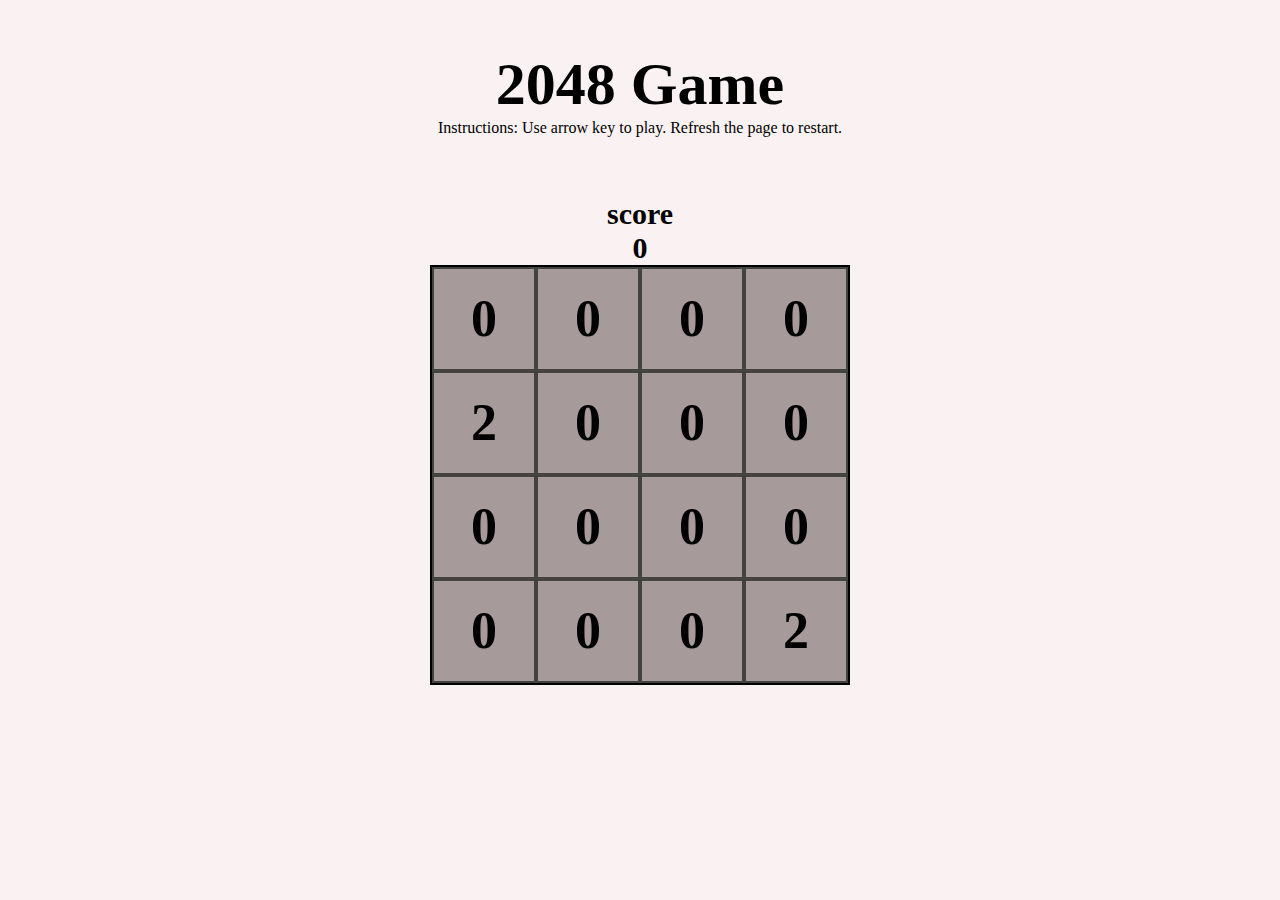
<file: 2048 Game/index.html>
<html>
    <head>
        <link rel="stylesheet" href="style.css">
        <script src ="script.js"></script>
        <title>2048 Game</title>
    </head>
    <body>
        <div class = "header">2048 Game</div>

        <div class = "instructions">Instructions: Use arrow key to play. Refresh the page to restart.</div>

        <div class = "scoreContainer">
            <div class="scoreTitle">score</div>
            <span id="score">0</span>
        </div>

        <div class ="grid"></div>
    </body>
</html>
</file>
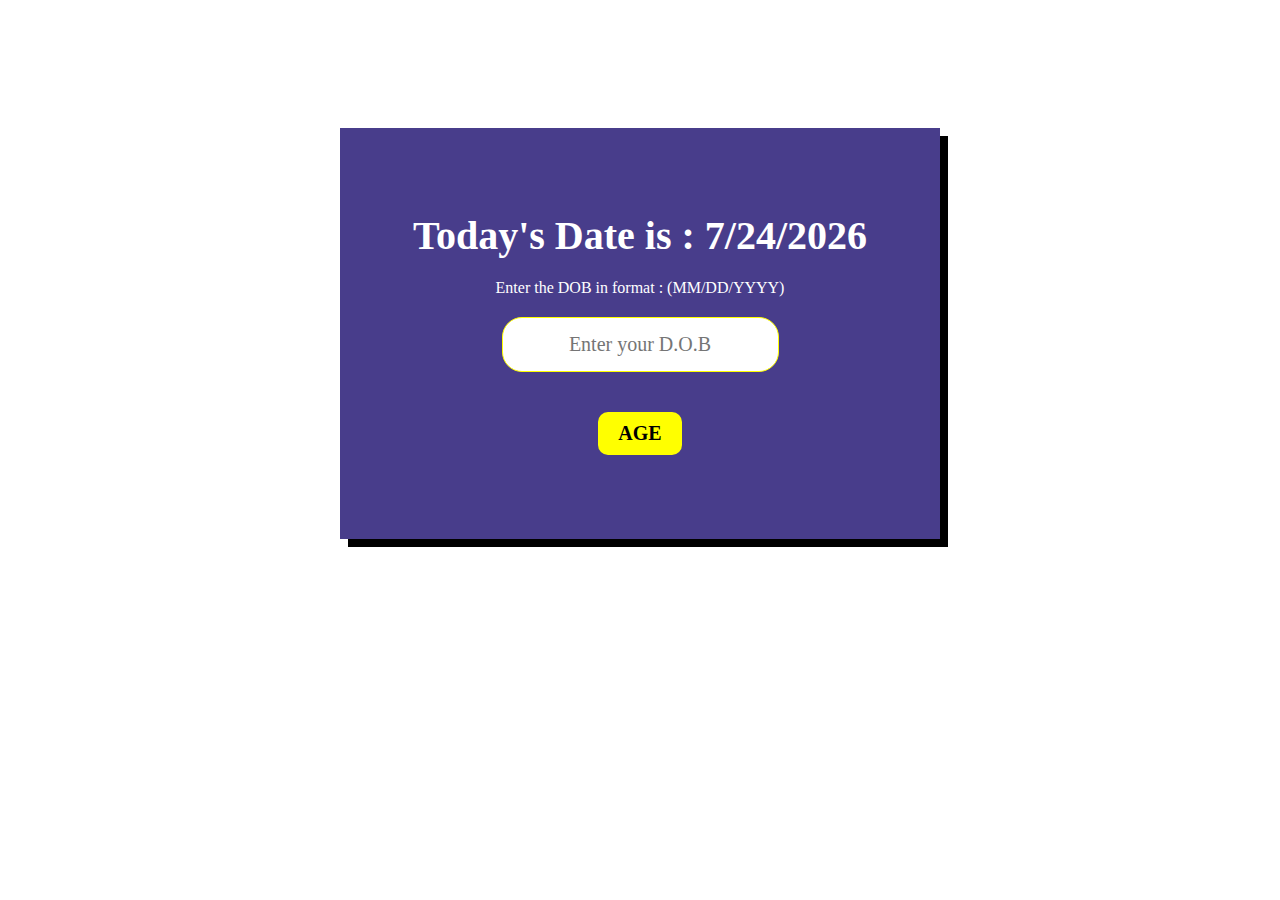
<file: Age Calculator/index.html>
<!DOCTYPE html>
<html lang="en">
<head>
    <meta charset="UTF-8">
    <meta http-equiv="X-UA-Compatible" content="IE=edge">
    <meta name="viewport" content="width=device-width, initial-scale=1.0">
    <link rel="stylesheet" href="style.css">
    <title>Age Calculator</title>
</head>
<body>
    <div class="container">
        <p id="currDate"> </p>
        <p>Enter the DOB in format : (MM/DD/YYYY)</p>
        <input type="text" placeholder="Enter your D.O.B" id="DOB">
        <button id="CalcAge">Age</button>
    </div>
  <div id="displayAge">
      <p id="age"></p>
  </div>
    <script src="script.js">
    </script>
</body>
</html>
</file>
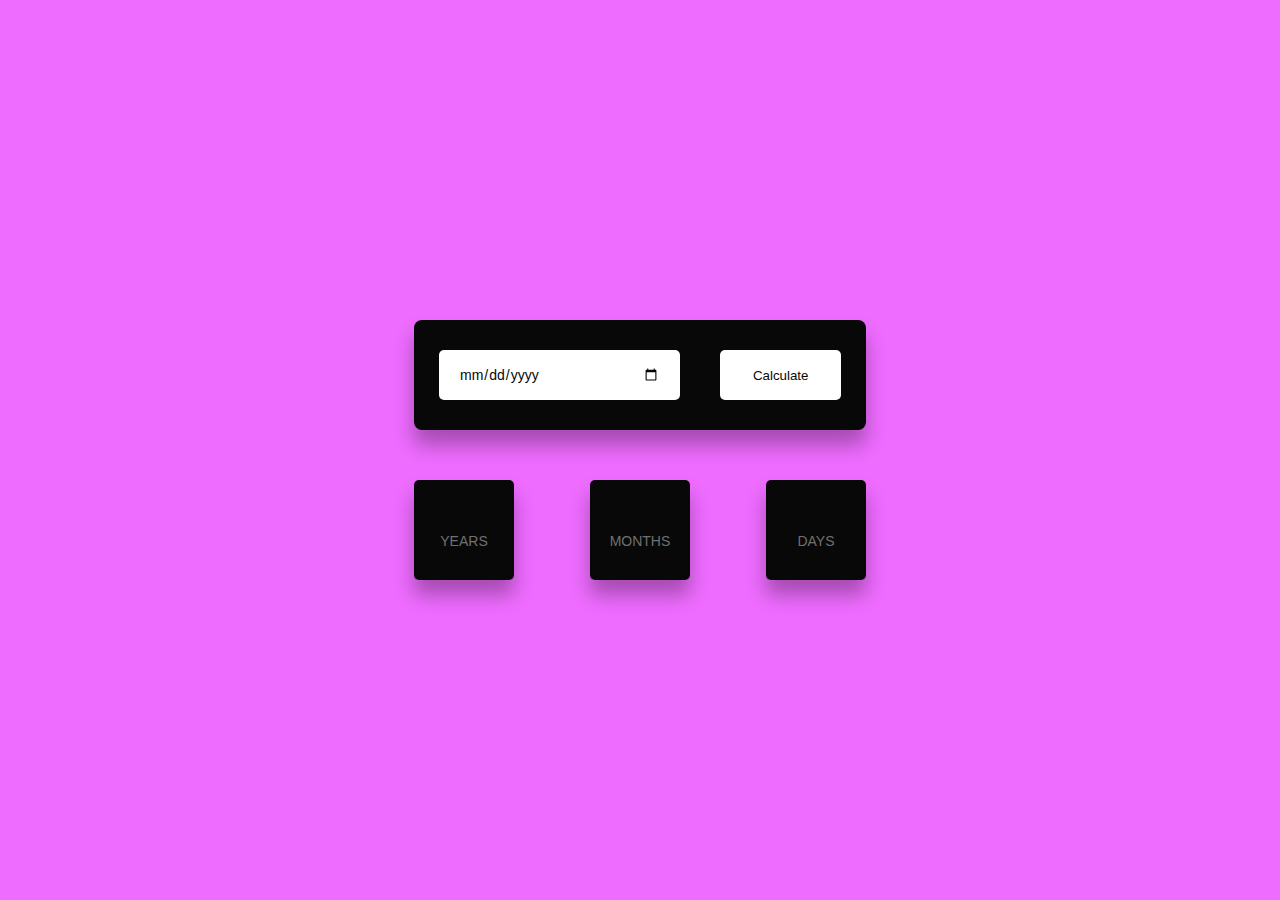
<file: age-calculator/index.html>
<!DOCTYPE html>
<html>
 <head>
  <title></title>
  <link rel="stylesheet" type="text/css" href="style.css" />
 </head>
 <body>
  <div class="container">
   <div class="input">
    <input type="date" id="date" />
    <button onclick="ageCalc()">Calculate</button>
   </div>
   <div class="output">
    <div>
     <span id="years"> </span>
     <p>YEARS</p>
    </div>
    <div>
     <span id="months"> </span>
     <p>MONTHS</p>
    </div>
    <div>
     <span id="days"> </span>
     <p>DAYS</p>
    </div>
   </div>
  </div>
  <script type="text/javascript" src="script.js"></script>
 </body>
</html>
</file>
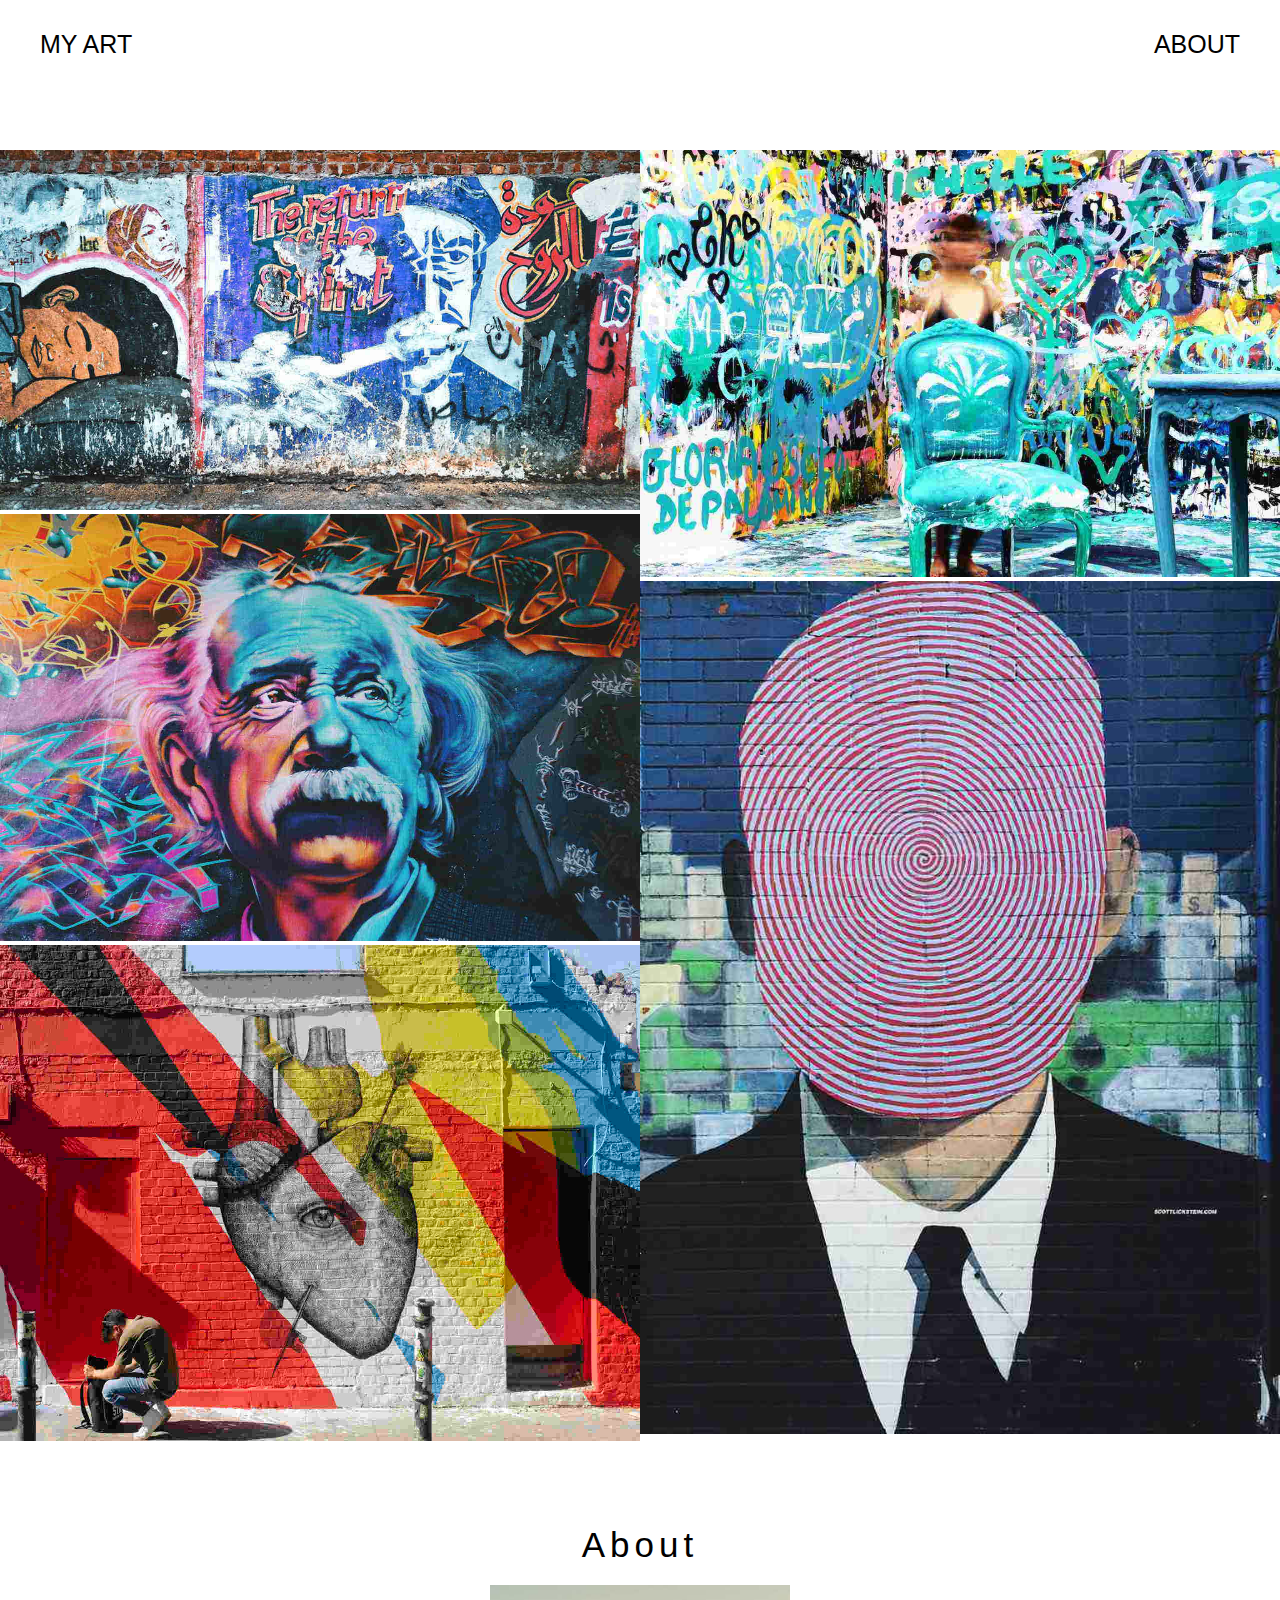
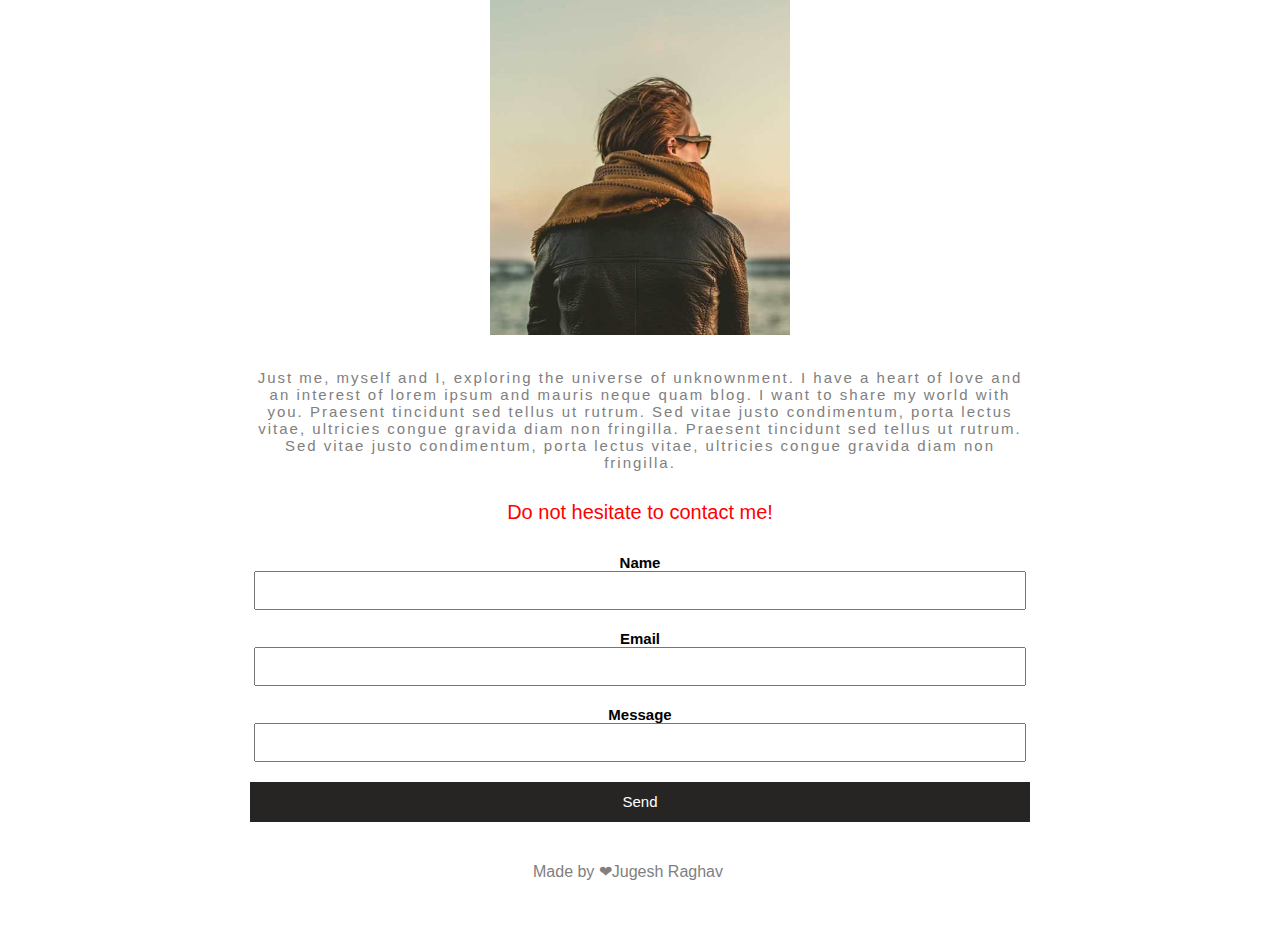
<file: Art-Gallery/index.html>
<!DOCTYPE html>
<html lang="en">

<head>
    <meta charset="UTF-8">
    <meta http-equiv="X-UA-Compatible" content="IE=edge">
    <meta name="viewport" content="width=device-width, initial-scale=1.0">
    <link rel="stylesheet" href="style.css">
    <link rel="stylesheet" href="mobile.css">
    <title>ArtGallery</title>
</head>

<body>
    <div class="header">
        <a href="#container">MY ART</a>
        <a href="#about">ABOUT</a>
    </div>
    <div id="container">
        <div class="half">
            <img src="images/image1.jpg" style="width:100%" alt="">
            <img src="images/image3.jpg" style="width:100%" alt="">
            <img src="images/image4.jpg" style="width:100%" alt="">
        </div>
        <div class="half">
            <img src="images/image2.jpg" style="width:100%" alt="">
            <img src="images/image5.jpg" style="width:100%" alt="">
        </div>
    </div>
    <div id="about">
        <div class="about-block">
            <p class="heading">About</p>
            <img src="images/about.jpg" alt="" width="300" height="350">
            <p class="description">Just me, myself and I, exploring the universe of unknownment. I have a heart of love
                and an interest of lorem ipsum and mauris neque quam blog. I want to share my world with you. Praesent
                tincidunt sed tellus ut rutrum. Sed vitae justo condimentum, porta lectus vitae, ultricies congue
                gravida diam non fringilla. Praesent tincidunt sed tellus ut rutrum. Sed vitae justo condimentum, porta
                lectus vitae, ultricies congue gravida diam non fringilla.</p>
        </div>
        <div class="input">
            <p class="red">Do not hesitate to contact me!</p>
        </div>
        <div class="input">
            <span>Name</span>
            <input type="text">
        </div>
        <div class="input">
            <span>Email</span>
            <input type="text">
        </div>
        <div class="input">
            <span>Message</span>
            <input type="text">
        </div>
        <div class="input">
            <input class="button" type="button" value="Send">
        </div>
    </div>

    <div class="footer">
        Made by ❤Jugesh Raghav
    </div>
</body>

</html>
</file>
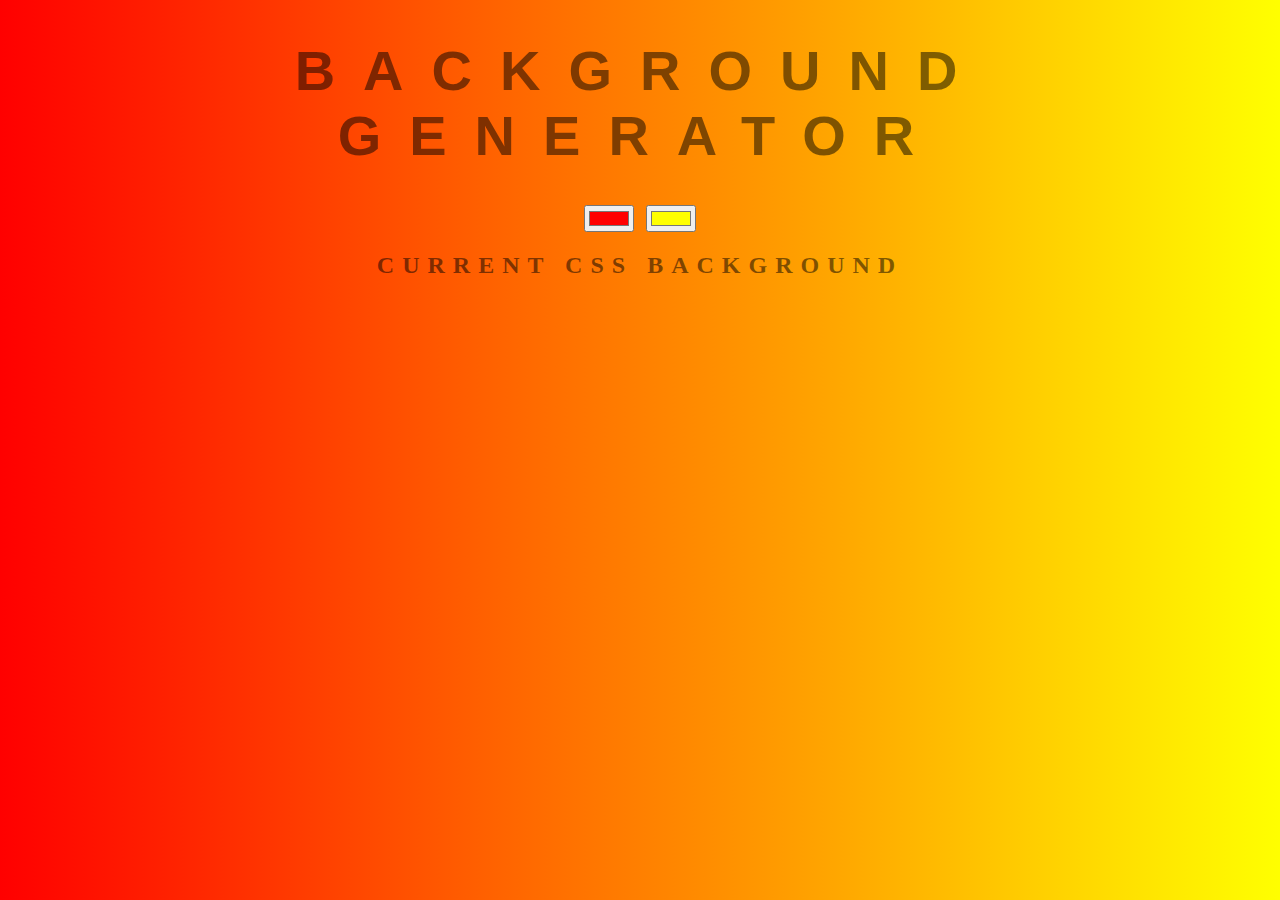
<file: Basic Background Generator/index.html>
<!DOCTYPE html>
<html>
<head>
	<title>Gradient Background</title>
	<link rel="stylesheet" type="text/css" href="style.css">
</head>
<body id = "gradient">
	<h1>Background Generator</h1>
	<input class = "color1" type="color" name="color1" value = "#ff0000">
	<input class = "color2" type="color" name="color2" value = "#ffff00">
	<h2>Current CSS Background</h2>
	<h3></h3>
	<script type="text/javascript" src = "script.js"></script>
</body>
</html>
</file>
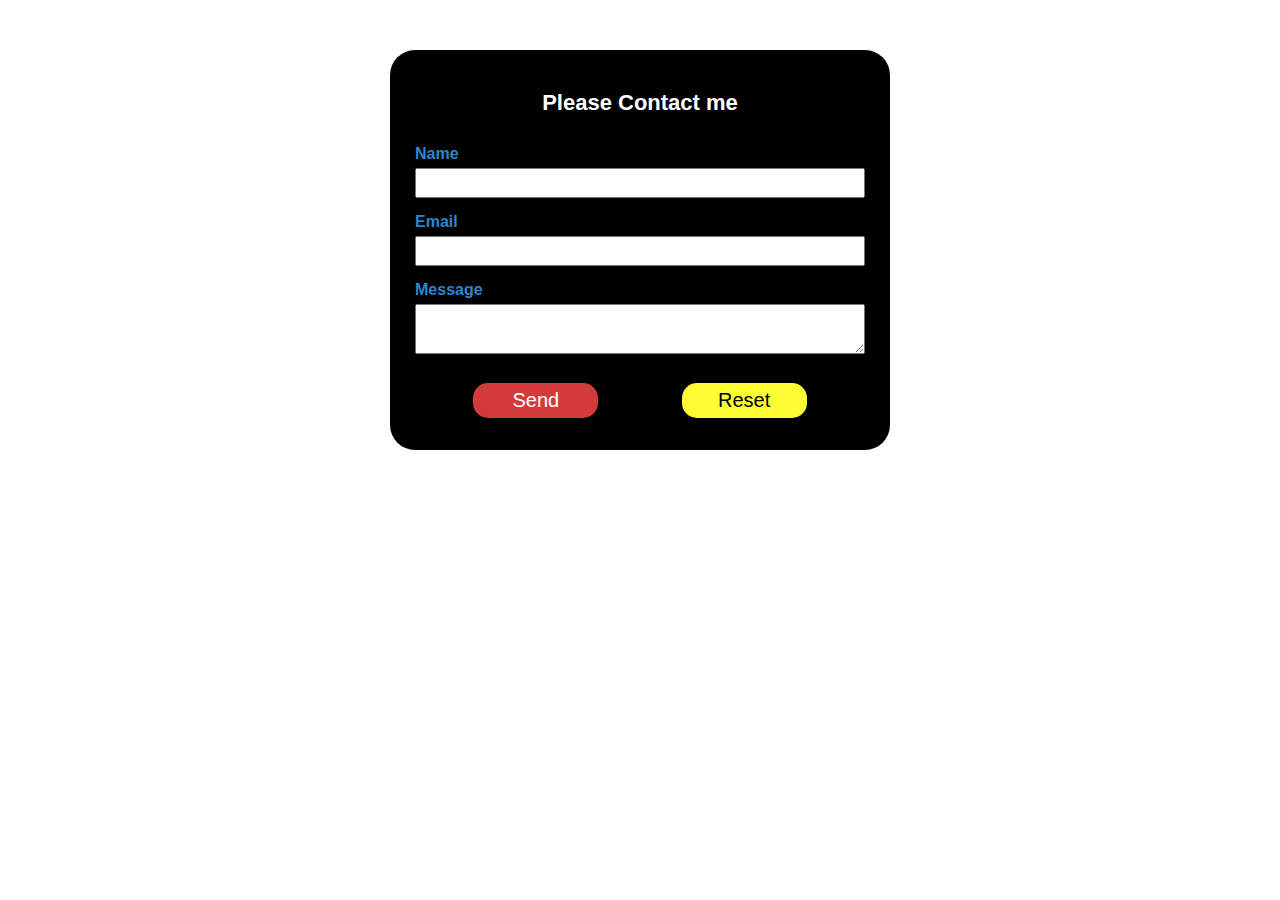
<file: Basic Contact Form/index.html>
<!DOCTYPE html>
<html lang="en">

<head>
    <meta charset="UTF-8">
    <meta name="viewport" content="width=device-width, initial-scale=1.0">
    <meta http-equiv="X-UA-Compatible" content="ie=edge">
    <link rel="stylesheet" href="style.css">
    <title>Contact Form</title>
</head>

<body>
    <form id="form">
        <h1>Please Contact me</h1>
        <div>
            <label for="name">Name</label></br>
            <input id="name" name="name">
        </div>
        <div>
            <label for="email">Email</label><br>
            <input type="email" id="email" name="email">
        </div>
        <div>
            <label for="message">Message</label><br>
            <textarea id="message" name="message"></textarea>
        </div>
        <div id="buttons-row">
            <div class="buttons">
                <button type="submit" id="send">Send</button>
            </div>
            <div class="buttons">
                <button id="reset">Reset</button>
            </div>
        </div>
    </form>
    <script src="app.js"></script>
</body>

</html>
</file>
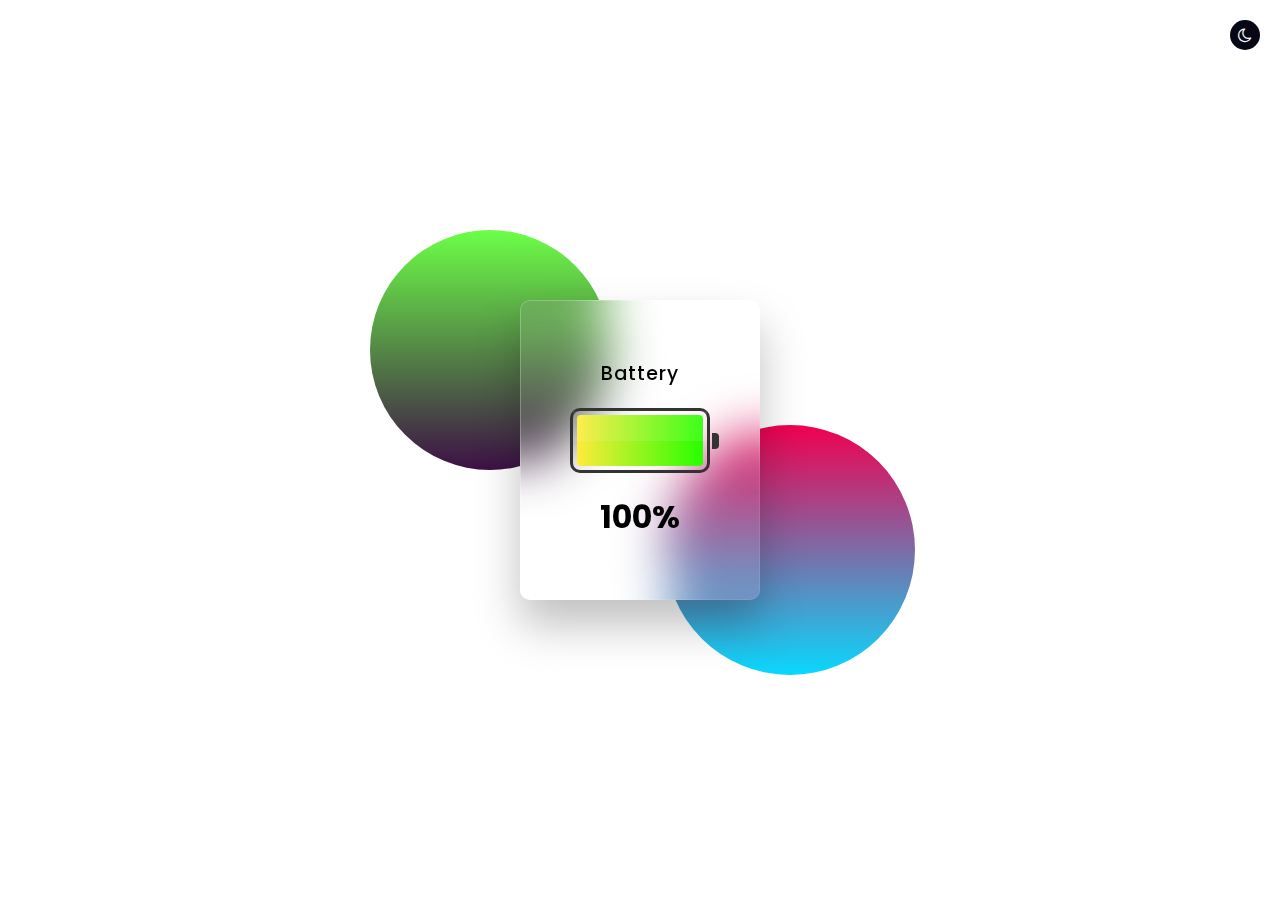
<file: Battery Indicator/index.html>
<!DOCTYPE html>
<html lang="en">
  <head>
    <meta charset="UTF-8" />
    <meta name="viewport" content="width=device-width, initial-scale=1.0" />
    <link
      rel="stylesheet"
      href="https://cdnjs.cloudflare.com/ajax/libs/font-awesome/4.7.0/css/font-awesome.css"
      integrity="sha512-5A8nwdMOWrSz20fDsjczgUidUBR8liPYU+WymTZP1lmY9G6Oc7HlZv156XqnsgNUzTyMefFTcsFH/tnJE/+xBg=="
      crossorigin="anonymous"
    />
    <title>Battery Indicator</title>
    <link rel="stylesheet" href="style.css" />
  </head>
  <body>
    <section class="sec">
      <div class="toggle"></div>
      <div class="box">
        <div class="content">
          <h3>Battery</h3>
          <div class="batteryShape">
            <div class="level">
              <div class="percentage"></div>
            </div>
          </div>
          <div class="percent">50%</div>
        </div>
      </div>
    </section>
    <script src="script.js"></script>
  </body>
</html>
</file>
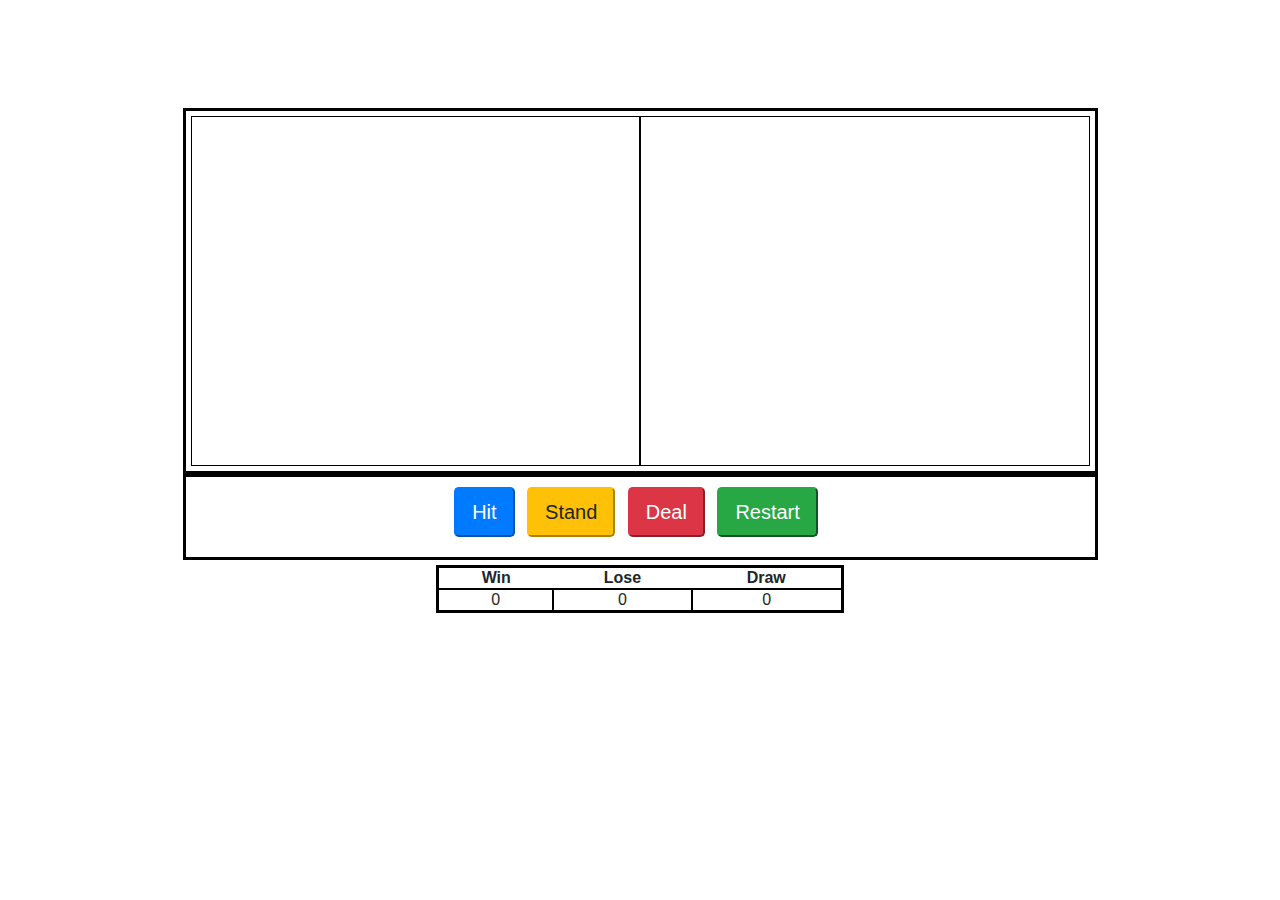
<file: Blackjack Game/index.html>
<html lang="en">
  <head>
    <meta charset="UTF-8" />
    <meta name="viewport" content="width=device-width, initial-scale=1.0" />
    <title>Blackjack</title>
    <link
      rel="stylesheet"
      href="https://stackpath.bootstrapcdn.com/bootstrap/4.5.0/css/bootstrap.min.css"
    />
    <link rel="stylesheet" href="style.css" />
  </head>

  <body>
    <div class="container">
      <h1>Blackjack Game</h1>
      <h3><span id="blackjack-result">Let's Play </span></h3>

      <div class="flex-blackjack-row-2">
        <div id="your-box">
          <h2>You: <span id="your-blackjack-result"> 0</span></h2>
        </div>

        <div id="dealer-box">
          <h2>Dealer: <span id="dealer-blackjack-result"> 0</span></h2>
        </div>
      </div>

      <div class="flex-blackjack-row-3">
        <div>
          <button class="btn-lg btn-primary mr-2" id="blackjack-hit-button">
            Hit
          </button>
          <button class="btn-lg btn-warning mr-2" id="blackjack-stand-button">
            Stand
          </button>
          <button class="btn-lg btn-danger mr-2" id="blackjack-deal-button">
            Deal
          </button>
          <button class="btn-lg btn-success mr-2" id="blackjack-reset-button">
            Restart
          </button>
        </div>
      </div>
      <div class="flex-blackjack-row-1">
        <table>
          <tr>
            <th id="win-header">Win</th>
            <th id="loss-header">Lose</th>
            <th id="draw-header">Draw</th>
          </tr>

          <tr>
            <td><span id="wins">0</span></td>
            <td><span id="losses">0</span></td>
            <td><span id="draws">0</span></td>
          </tr>
        </table>
      </div>
    </div>
    <script src="script.js"></script>
  </body>
</html>
</file>
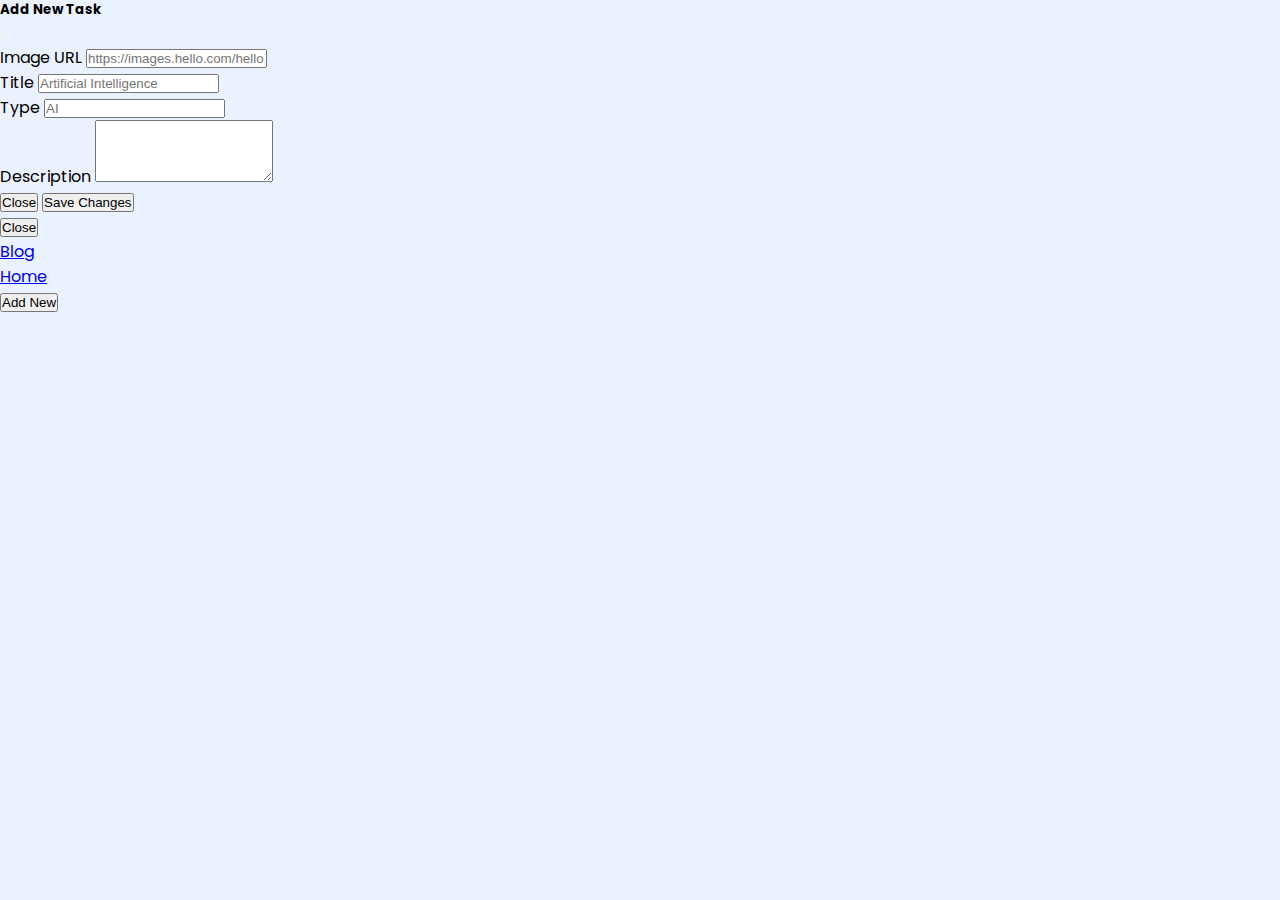
<file: Blog Application/index.html>
<!DOCTYPE html>
<html lang="en">

<head>
	<meta charset="UTF-8">
	<meta http-equiv="X-UA-Compatible" content="IE=edge">
	<meta name="viewport" content="width=device-width, initial-scale=1.0">
	<!-- google fonts -->
	<link rel="preconnect" href="https://fonts.gstatic.com" />
	<link href="https://fonts.googleapis.com/css2?family=Poppins:ital,wght@0,100;0,200;0,300;0,400;0,500;0,600;0,700;0,800;0,900;1,100;1,200;1,300;1,400;1,500;1,600;1,700;1,800;1,900&display=swap" rel="stylesheet" />
	<!-- icons -->
	<link rel="stylesheet" href="https://use.fontawesome.com/releases/v5.15.3/css/all.css" integrity="sha384-SZXxX4whJ79/gErwcOYf+zWLeJdY/qpuqC4cAa9rOGUstPomtqpuNWT9wdPEn2fk" crossorigin="anonymous" />
	<!-- bootstrap cdn -->
	<link href="https://cdn.jsdelivr.net/npm/bootstrap@5.0.1/dist/css/bootstrap.min.css" rel="stylesheet" integrity="sha384-+0n0xVW2eSR5OomGNYDnhzAbDsOXxcvSN1TPprVMTNDbiYZCxYbOOl7+AMvyTG2x" crossorigin="anonymous" />
	<!--  our stylesheet -->
	<link rel="stylesheet" href="style.css">
	<title>Blog App</title>
</head>

<body onload="loadData()">
	<!--Navbar Modal -->
	<div class="modal fade" id="staticBackdrop" data-bs-backdrop="static" data-bs-keyboard="false" tabindex="-1" aria-labelledby="staticBackdropLabel" aria-hidden="true">
		<div class="modal-dialog">
			<div class="modal-content">
				<div class="modal-header">
					<h5 class="modal-title" id="staticBackdropLabel">Add New Task</h5>
					<button type="button" class="btn-close" data-bs-dismiss="modal" aria-label="Close"></button>
				</div>
				<div class="modal-body">
					<form>
						<div class="mb-3">
							<label for="imageurl" class="form-label">Image URL</label>
							<input type="url" class="form-control" id="imageurl" aria-describedby="emailHelp" placeholder="https://images.hello.com/hello.png">
						</div>
						<div class="mb-3">
							<label for="title" class="form-label">Title</label>
							<input type="text" class="form-control" id="title" placeholder="Artificial Intelligence">
						</div>
						<div class="mb-3">
							<label for="type" class="form-label">Type</label>
							<input type="text" class="form-control" id="type" placeholder="AI">
						</div>
						<div class="mb-3">
							<label for="description" class="form-label">Description</label>
							<textarea rows="4" class="form-control" id="description"></textarea>
						</div>
					</form>
				</div>
				<div class="modal-footer">
					<button type="button" class="btn btn-secondary" data-bs-dismiss="modal">Close</button>
					<button type="button" class="btn btn-primary" data-bs-dismiss="modal" onclick="saveChanges()">Save Changes</button>
				</div>
			</div>
		</div>
	</div>
	<!--  card modal -->
	<div class="modal fade" id="showblog" tabindex="-1" aria-labelledby="showTaskLabel" aria-hidden="true">
		<div class="modal-dialog modal-lg">
			<div class="modal-content">
				<div class="modal-body blog__modal__body"></div>
				<div class="modal-footer">
					<button type="button" class="btn btn-secondary" data-bs-dismiss="modal">Close</button>
				</div>
			</div>
		</div>
	</div>
	</div>
	<!-- navbar -->
	<nav class="navbar navbar-expand-md navbar-light bg-light shadow-sm">
		<div class="container-fluid"> <a class="navbar-brand  fw-bold text-primary" href="#">Blog</a>
			<button class="navbar-toggler" type="button" data-bs-toggle="collapse" data-bs-target="#navbarSupportedContent" aria-controls="navbarSupportedContent" aria-expanded="false" aria-label="Toggle navigation"> <span class="navbar-toggler-icon"></span> 
			</button>
			<div class="collapse navbar-collapse" id="navbarSupportedContent">
				<ul class="navbar-nav me-auto mb-2 mb-lg-0">
					<li class="nav-item"> <a class="nav-link active" aria-current="page" href="#">Home</a> 
					</li>
				</ul>
				<button type="button" class="btn btn-primary rounded-pill" data-bs-toggle="modal" data-bs-target="#staticBackdrop"><i class="fas fa-plus"></i> Add New</button>
			</div>
		</div>
	</nav>
	<div class="container">
		<section>
			<div class="row blog__container mt-5 mb-3 ">
		        </div>
		</section>
	</div>
	<script src="https://cdn.jsdelivr.net/npm/@popperjs/core@2.9.2/dist/umd/popper.min.js" integrity="sha384-IQsoLXl5PILFhosVNubq5LC7Qb9DXgDA9i+tQ8Zj3iwWAwPtgFTxbJ8NT4GN1R8p" crossorigin="anonymous"></script>
	<script src="https://cdn.jsdelivr.net/npm/bootstrap@5.0.1/dist/js/bootstrap.min.js" integrity="sha384-Atwg2Pkwv9vp0ygtn1JAojH0nYbwNJLPhwyoVbhoPwBhjQPR5VtM2+xf0Uwh9KtT" crossorigin="anonymous"></script>
	<script src="script.js"></script>
</body>
</html>
</file>
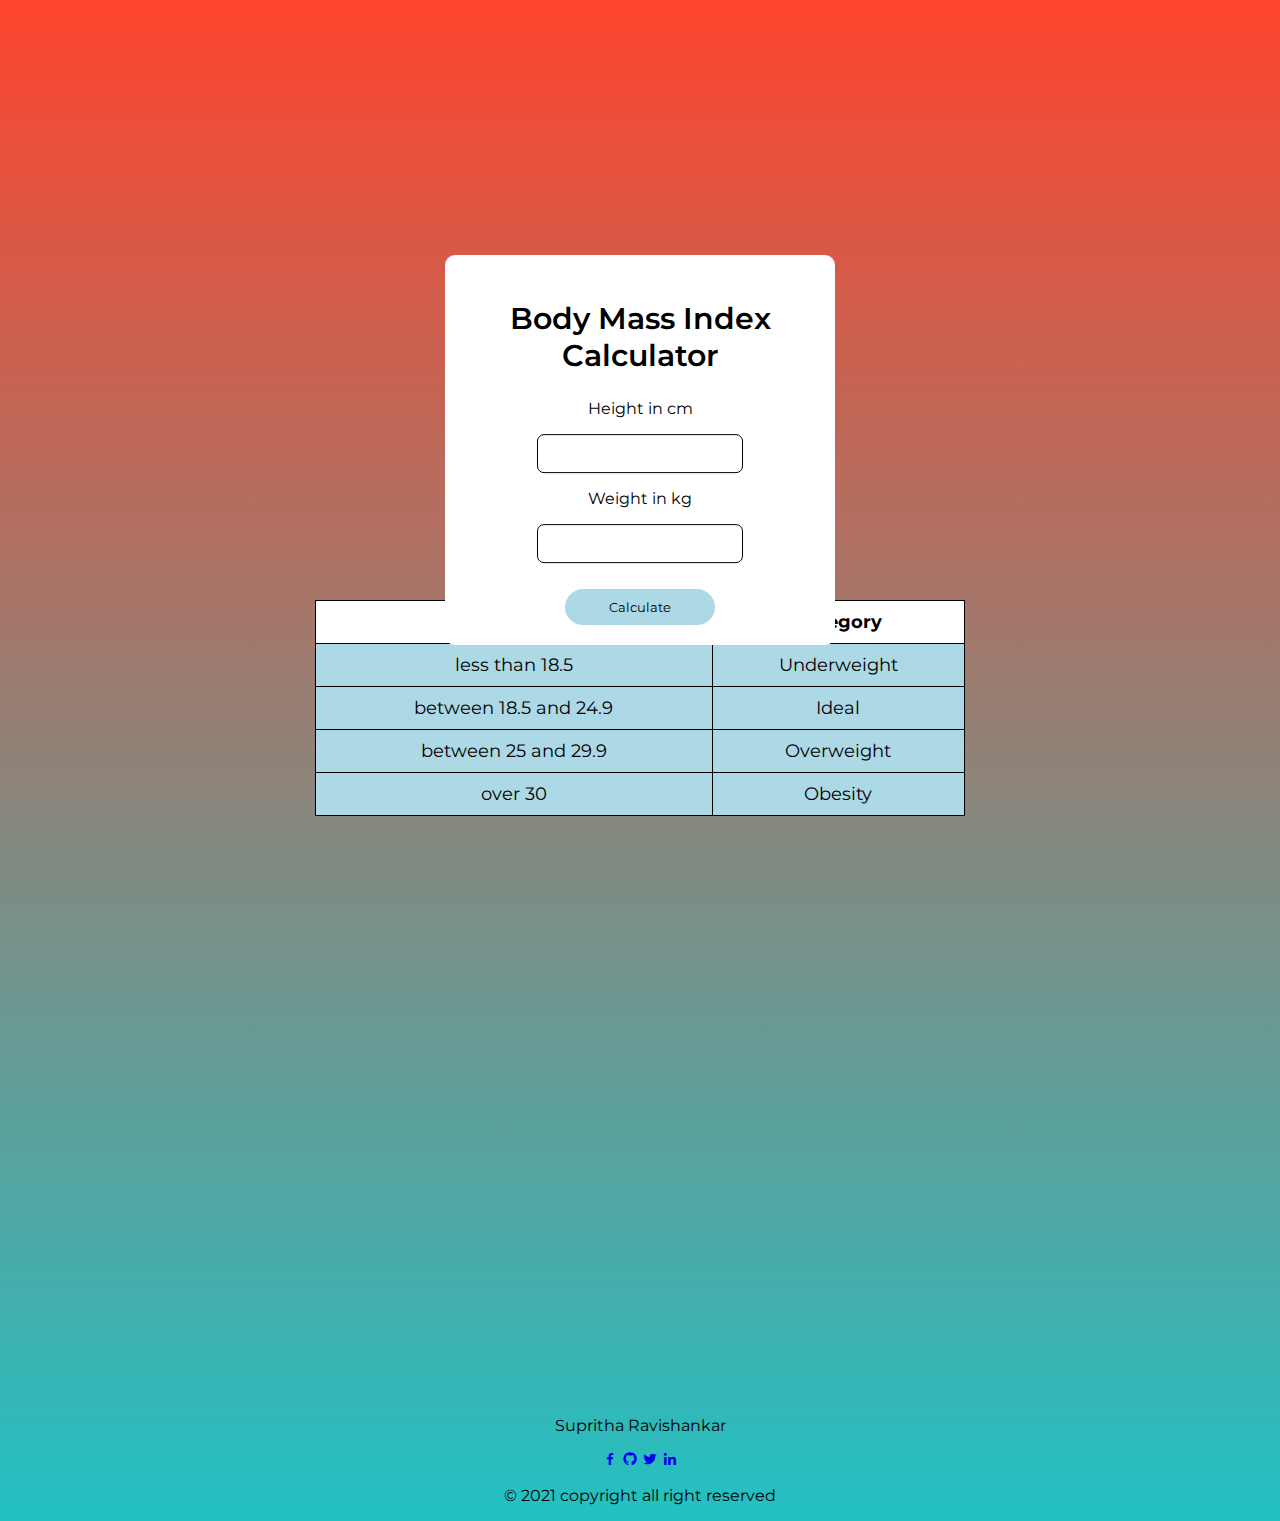
<file: BMI Calculator (JS)/index.html>
<!doctype html>
<html lang="en">
  <head>
    <meta charset="utf-8">
    <meta name="viewport" content="width=device-width, initial-scale=1">
    <title>BMI Calculator</title>
    <meta name="description" content="JS app to calculates Body Mass Index">
    <meta name="author" content="Supritha">
    <link rel="stylesheet" href="style.css">
     <!-- =====BOX ICONS===== -->
    <link href='https://cdn.jsdelivr.net/npm/boxicons@2.0.5/css/boxicons.min.css' rel='stylesheet'>
  </head>
  <body>
    <div class="bmi">
      <h2>Body Mass Index Calculator</h2>
      <p class="text">Height in cm</p><input type="text" id="height">
      <p class="text">Weight in kg</p><input type="text" id="weight">
      <p id="result"></p><button id="btn">Calculate</button>
    </div>
    <div class="chart">
      <table>
        <thead>
          <tr>
            <th>BMI</th>
            <th>Category</th>
          </tr>
        </thead>
        <tbody>
          <tr>
            <td data-column="bmi">less than 18.5</td>
            <td data-column="category">Underweight</td>
          </tr>
          <tr>
            <td data-column="bmi">between 18.5 and 24.9</td>
            <td data-column="category">Ideal</td>
          </tr>
          <tr>
            <td data-column="bmi">between 25 and 29.9</td>
            <td data-column="category">Overweight</td>
          </tr>
          <tr>
            <td data-column="bmi">over 30 </td>
            <td data-column="category">Obesity</td>
          </tr>
        </tbody>
      </table>
    </div>
    <script src="script.js"></script>
    <footer class="footer">
      <p class="footer__title">Supritha Ravishankar</p>
      <div class="footer__social">
          <a href="https://de-de.facebook.com/supritha.ravishankar" class="footer__icon"><i class='bx bxl-facebook' ></i></a>
          <a href="https://github.com/supzi-del" class="footer__icon"><i class='bx bxl-github' ></i></a>
          <a href="https://twitter.com/SuprithaRavish1" class="footer__icon"><i class='bx bxl-twitter' ></i></a>
          <a href="https://www.linkedin.com/in/supritha-ravishankar-560008216/" class="footer__icon"><i class='bx bxl-linkedin' ></i></a>
      </div>
      <p>&#169; 2021 copyright all right reserved</p>
     </footer>
  </body>
</html>
</file>
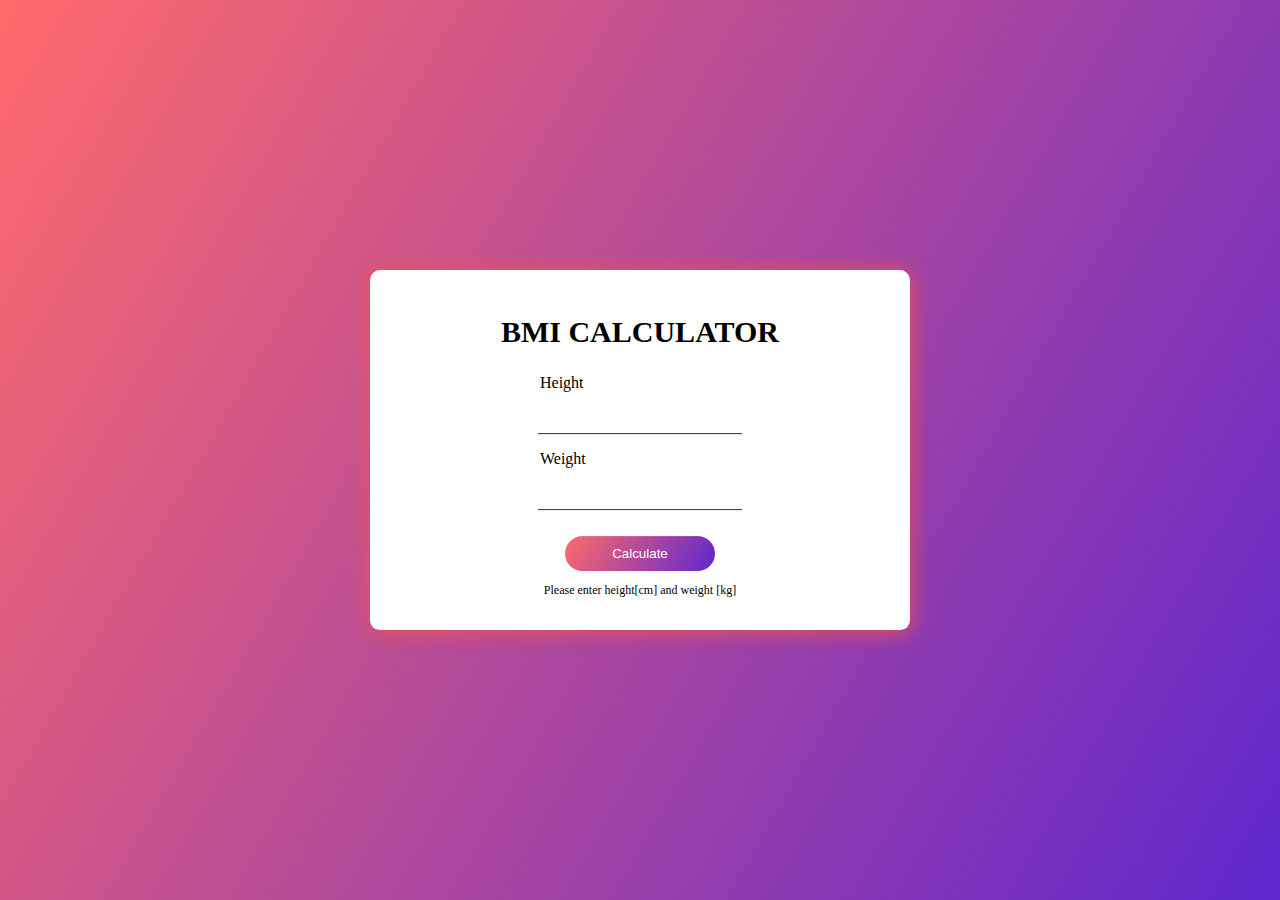
<file: bmi-calculator/index.html>
<!DOCTYPE html>
<html>
<head>
	<title>BMI CALCULATOR</title>
	<link rel="stylesheet" type="text/css" href="style.css">
</head>
<body>
	<div>
		<h2>BMI CALCULATOR</h2>
		<p class="text">Height</p>
		<input type="text" id="h" >
		<p class="text">Weight</p>
		<input type="text" id="w">
		<p id="result"></p>
		<button id="btn" onclick="bmi()">Calculate</button>
		<p id="info">Please enter height[cm] and weight [kg]</p>
	</div>
	<script type="text/javascript" src="script.js"></script>

</body>
</html>
</file>
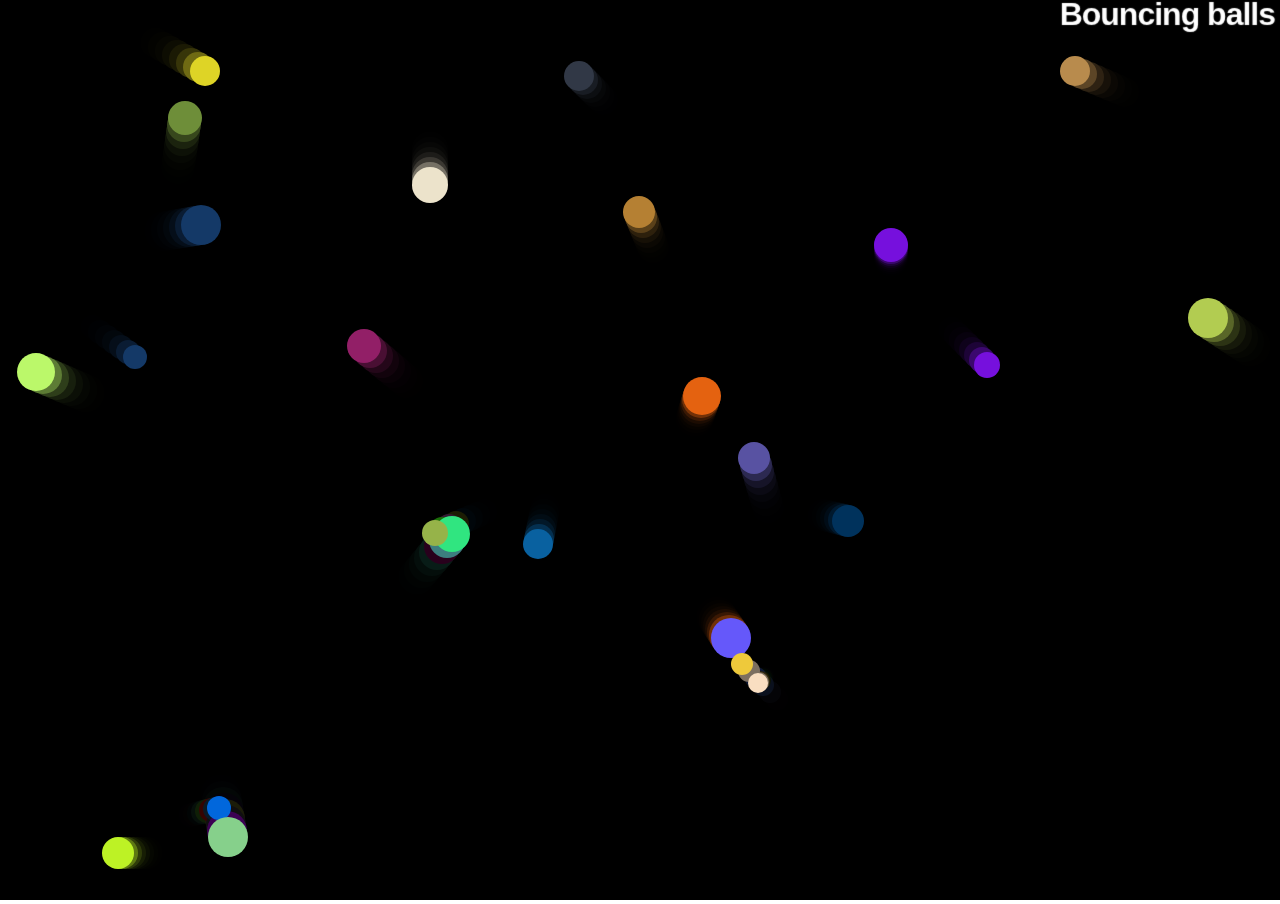
<file: bouncing-balls/index.html>
<!DOCTYPE html>
<html lang="pt-br">
  <head>
    <meta charset="UTF-8" />
    <meta http-equiv="X-UA-Compatible" content="IE=edge" />
    <meta name="viewport" content="width=device-width, initial-scale=1.0" />
    <title>Bouncing balls</title>
    <link rel="stylesheet" href="style.css" />
    <link rel="shortcut icon" href="favicon/favicon.png" type="image/x-icon" />
  </head>
  <body>
    <h1>Bouncing balls</h1>
    <canvas></canvas>
    <script src="main.js"></script>
  </body>
</html>
</file>
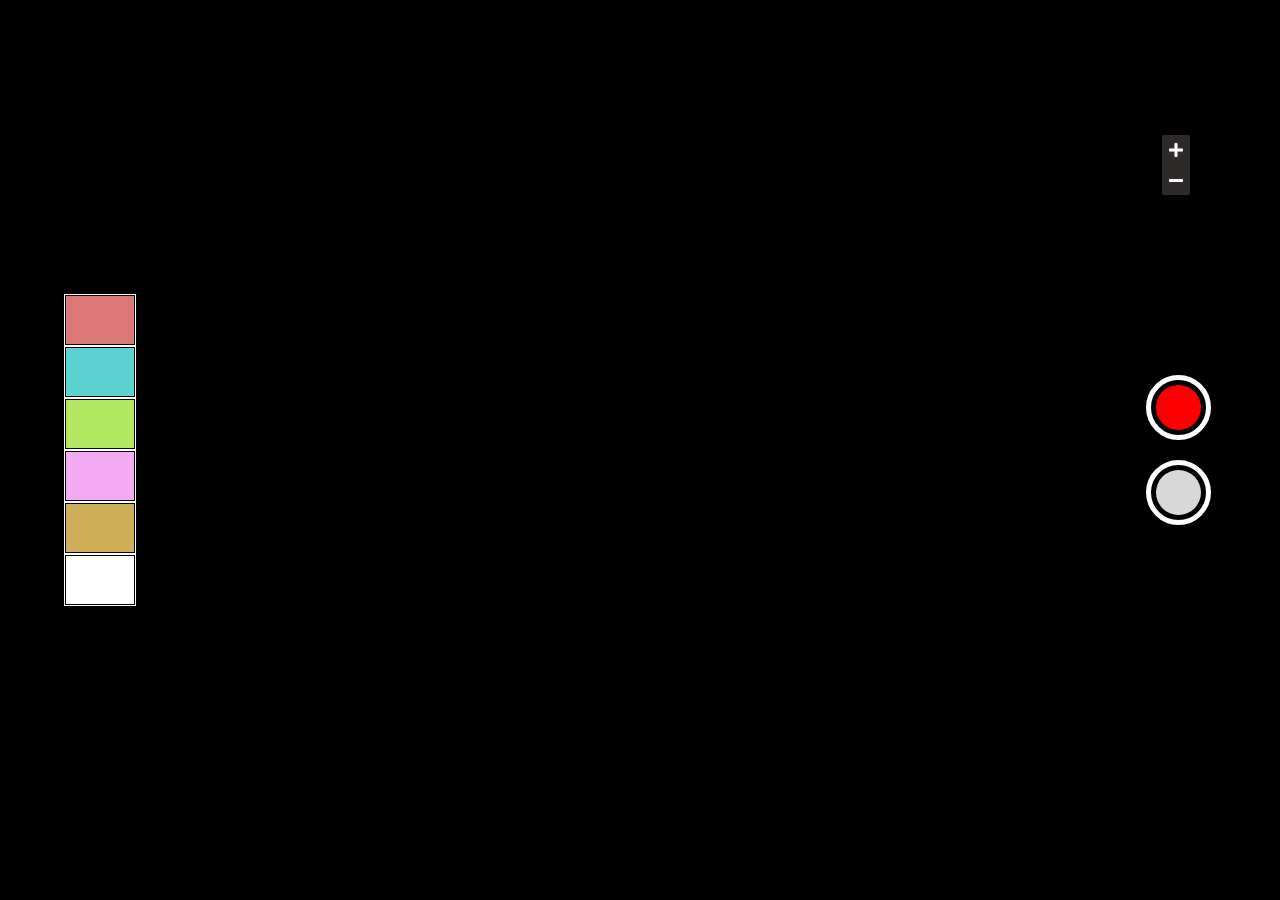
<file: Browser Camera/index.html>
<!DOCTYPE html>
<html lang="en">

<head>
    <meta charset="UTF-8">
    <meta http-equiv="X-UA-Compatible" content="IE=edge">
    <meta name="viewport" content="width=device-width, initial-scale=1.0">
    <title>Camera</title>
    <link rel="stylesheet" href="https://cdnjs.cloudflare.com/ajax/libs/font-awesome/5.15.3/css/all.min.css">
    <link rel="stylesheet" href="style.css">
</head>

<body>

    <div class="video-container">
        <video autoplay></video>
    </div>
    <div class="ui-filter filter-6"></div>

    <div class="filter-container">
        <div class="filter filter-1"></div>
        <div class="filter filter-2"></div>
        <div class="filter filter-3"></div>
        <div class="filter filter-4"></div>
        <div class="filter filter-5"></div>
        <div class="filter filter-6"></div>
    </div>

    <div class="timing-container"><div class="timing">00:00:00</div></div>

    <div class="zoom-container">
        <i class="fas fa-plus icon"></i>
        <i class="fas fa-minus icon"></i>
    </div>

    <div class="button-container">
        <div class="record"><button id="record-video"></button></div>
        <div class="click"><button id="click-image"></button></div>
    </div>

    <!-- <div class="gallery-container">
        <a href="gallery.html" class="gallery"><i class="fab fa-envira"></i></a>
    </div> -->

    <script src="indexedDBScript.js" defer></script>
    <script src="script.js" defer></script>
</body>

</html>
</file>
<file: 2048 Game/style.css>
body{
    background-color: rgb(250, 242, 242);
}

.grid {
    display:flex;
    flex-wrap: wrap;
    height: 420px;
    width: 420px;
    background-color: rgb(0, 0, 0);
    margin: auto;
    justify-content: center;
    align-content: center;
}

.grid div{
    border: solid rgb(68, 65, 65) 2px;
    width: 100px;
    height: 100px;
    background-color: rgb(167, 154, 154);
    text-align: center;
    vertical-align: middle;
    line-height: 100px;
    font-weight: bold;
    font-size: 52px;
}

.scoreContainer {
    margin-top: 60px;
    font-weight: bold;
    text-align: center;
    font-size: 30px;
}

.header {
    font-size: 60px;
    margin-top: 50px;
    text-align: center;
    font-weight: bold;
}

.instructions{
    text-align: center;
    margin: auto;
}

#result{
    text-align: center;
    margin: auto;
}
</file>
<file: Age Calculator/style.css>
*{
    margin:0;
    padding:0;
    box-sizing:border-box;
    font-family:cursive;
}

.container{
    display:flex;
    width:600px;
    margin:auto;
    margin-top:10%;
    margin-bottom:10%;
    align-items:center;
    justify-content:center;
    flex-direction:column;
    background-color:darkslateblue;
    box-shadow:8px 8px black;
    color:white;
    padding:5% 0%;
}

#currDate{
    font-size:40px;
    margin:20px;
    font-weight:bold;
}

input{
    font-size:20px;
    padding:15px;
    margin:20px;
    text-align:center;
    border-radius:20px;
    border:1px solid yellow;
    cursor:pointer;
}

button{
    font-size:20px;
    padding:10px 20px;
    border-radius:10px;
    border:none;
    background-color:yellow;
    color:black;
    margin:20px;
    text-transform: uppercase;
    font-weight:bold;
    cursor:pointer;
}

button:hover{
    background-color:white;
    color:blue;
}

#displayAge{
    display:flex;
    align-items:center;
    justify-content:center;
    width:620px;
    height:480px;
    background-color:rgb(228, 91, 91);
    border-radius:30px;
    position:absolute;
    top:19%;
    left:30%;
    visibility: hidden;
}

#age{
    color:white;
    font-size:50px;
    margin:20px;
    font-weight:bold;
}
</file>
<file: age-calculator/style.css>
*,
*:before,
*:after{
	padding: 0;
	margin: 0;
	box-sizing: border-box;

}
body{
	background-color: #ee6cff;
}
.container{
	width: 40%;
	min-width: 450px;
	
	position: absolute;
	transform: translate(-50%,-50%);
	left: 50%;
	top: 50%;
	padding : 50px 30px;

}
.container *{
	font-family: sans-serif;
	border:none;
	outline: none;
}
.input{
	background-color: #080808;
	padding: 30px 25px;
	border-radius: 8px;
	box-shadow: 0 15px 20px rgba(0,0,0,0.3);
	margin-bottom: 50px;


}
input,button{
	height: 50px;
	background-color: #ffffff;
	color:#080808;
	font-weight: 500px;
	border-radius: 5px ;

}

input{
	width:60%;
	padding: 0 20px;
	font-size: 14px;
}
button{
	width: 30%;
	float: right;
}
.output{
	width: 100%;
	display: flex;
	justify-content: space-between;

}

.output div{
	height: 100px;
	width: 100px;
	background-color: #080808;
	border-radius: 5px;
	color:#fff;
	display: grid;
	text-align:center;
	align-items: center;
	padding: 20px 0;
	box-shadow: 0 15px 20px rgba(0,0,0,0.3);
}
span{
	font-size: 30px;
	font-weight: 500;
}
p{
	font-size: 14px;
	color: #707070;
	font-weight: 400;
}
</file>
<file: Art-Gallery/style.css>
*{
    font-family: "Raleway", Arial, sans-serif;
}

#container{
    display:grid;
    grid-template-columns:auto auto;
}
.header{
    height:10vh;
    display:flex;
    justify-content:space-between;
    padding-top:30px;
    padding-bottom:30px;
    padding-left: 40px;
    padding-right:40px;
}
a{
    text-decoration:none;
    color:black;
    font-size:25px;
}

/**********************************************About****************************************************************************/
.about-block{
    width:60vw;
    margin:auto;
    padding-top:80px;
    text-align:center;
}
.heading{
    font-size:35px;
    font-family:sans-serif;
    padding-bottom:20px;
    letter-spacing:5px;
}
.description{
    font-size:15px;
    color:grey;
    padding-top:30px;
    letter-spacing:2px;
}
.red{
    font-size:20px;
    color:red;
    padding:10px;
}
.input{
    margin:20px;
    text-align:center;
}
input{
    width:60vw;
    height:35px;
}
span{
    display:block;
    font-size:15px;
    font-weight:bold;
}
.button{
width:61vw;
height:40px;
border:none;
font-size:15px;
color:white;
background:rgb(39, 36, 36);
}
.button:hover{
    color:black;
    background:lightgrey;
    } 

    /*******************************************Footer***********************************************/
    .footer{
        width:95vw;
        height:5vw;
        text-align:center;
        color:grey;
        padding:20px;
    }
</file>
<file: Art-Gallery/mobile.css>
*{
    margin:0;
    padding:0;
}
@media (max-width:595px){
    #container{
        display:grid;
        grid-template-columns:auto;
    }
    .header{
        padding-top:30px;
        padding-bottom:30px;
        padding-right: 10px;
        padding-left:10px;
    }
    img{
        width:250px;
        height:300px;
    }
    .footer{
        padding:10px
    }
}
</file>
<file: Basic Background Generator/style.css>
body {
	font: 'Raleway', sans-serif;
    color: rgba(0,0,0,.5);
    text-align: center;
    text-transform: uppercase;
    letter-spacing: .5em;
    top: 15%;
	background: linear-gradient(to right, red , yellow); /* Standard syntax */
}

h1 {
    font: 600 3.5em 'Raleway', sans-serif;
    color: rgba(0,0,0,.5);
    text-align: center;
    text-transform: uppercase;
    letter-spacing: .5em;
    width: 100%;
}

h3 {
	font: 900 1em 'Raleway', sans-serif;
    color: rgba(0,0,0,.5);
    text-align: center;
    text-transform: none;
    letter-spacing: 0.01em;

}
</file>
<file: Basic Contact Form/style.css>
form {
    background-color: black;
    width: 500px;
    border-radius: 25px;
    height: 400px;
    padding: 25px;
    font-family: Arial, Helvetica, sans-serif;
    box-sizing: border-box;
    margin: 50px auto 50px;

}

form h1 {
    color: white;
    text-align: center;
    font-size: 22px;
}

label {
    color: rgb(43, 134, 209);
    font-weight: bold;
    padding-bottom: 5px;
    padding-top: 15px;
    display: inline-block;
}

input,
textarea {
    box-sizing: border-box;
    width: 450px;
    height: 30px;
    padding-left: 5px;
    font-family: Arial, Helvetica, sans-serif;
}

textarea {
    height: 50px;
}

#buttons-row {
    display: flex;
    justify-content: space-evenly;
}

button {
    flex-grow: 1;
    width: 125px;
    margin: 25px;
    border: none;
    border-radius: 15px;
    height: 35px;
    font-size: 20px;
}

button#send {
    background-color: rgb(211, 59, 59);
    color: white;
}

button#reset {
    background-color: rgb(253, 253, 54);
    color: black;
}
</file>
<file: Battery Indicator/style.css>
@import url("https://fonts.googleapis.com/css2?family=Poppins&display=swap");

* {
  margin: 0;
  padding: 0;
  box-sizing: border-box;
  font-family: "Poppins", sans-serif;
}

section {
  position: relative;
  display: flex;
  justify-content: center;
  align-items: center;
  min-height: 100vh;
}

section.dark {
  background: #161623;
}

section::before {
  content: "";
  position: absolute;
  width: 240px;
  height: 240px;
  background: linear-gradient(#6cff47, #3d1046);
  border-radius: 50%;
  transform: translate(-150px, -100px);
}

section.dark::before {
  background: linear-gradient(#ffc107, #e91e63);
}


section::after {
  content: "";
  position: absolute;
  width: 250px;
  height: 250px;
  background: linear-gradient(#f10050, rgb(8, 216, 253));
  border-radius: 50%;
  transform: translate(150px, 100px);
}

section.dark::after {
  background: linear-gradient(#2196f3, #31ff38);
}

.box {
  position: relative;
  width: 240px;
  height: 300px;
  background: rgba(255, 255, 255, 0.1);
  z-index: 1;
  box-shadow: 0 25px 45px rgba(0, 0, 0, 0.25);
  border: 1px solid rgba(255, 255, 255, 0.25);
  border-right: 1px solid rgba(255, 255, 255, 0.1);
  border-bottom: 1px solid rgba(255, 255, 255, 0.1);
  backdrop-filter: blur(25px);
  border-radius: 10px;
  display: flex;
  justify-content: center;
  align-items: center;
}

.content {
  display: flex;
  justify-content: center;
  align-items: center;
  flex-direction: column;
}

.box h3 {
  color: #000000;
  font-weight: 500;
  font-size: 1.2rem;
  letter-spacing: 1px;
}

section.dark .box h3 {
  color: #fff;
}

.batteryShape {
  position: relative;
  width: 140px;
  height: 65px;
  margin: 20px 0;
  border: 3px solid #333;
  border-radius: 10px;
}

section.dark .batteryShape {
  border: 3px solid #fff;
}

.batteryShape::before {
  content: "";
  position: absolute;
  top: 50%;
  right: -12px;
  transform: translateY(-50%);
  width: 7px;
  height: 16px;
  background: #333;
  border-top-right-radius: 4px;
  border-bottom-right-radius: 4px;
}

section.dark .batteryShape::before {
  background: #fff;
}

.batteryShape::after {
  content: "";
  position: absolute;
  top: 0;
  left: 0;
  width: 100%;
  height: 50%;
  background: rgba(255, 255, 255, 0.1);
}

.level {
  position: absolute;
  top: 4px;
  left: 4px;
  right: 4px;
  bottom: 4px;
  /* background: #333; */
  overflow: hidden;
}

.percentage {
  position: absolute;
  top: 0;
  left: 0;
  height: 100%;
  width: 50%;
  background: linear-gradient(90deg, #ffeb3b, #27ff00);
  border-radius: 4px;
}

section.dark .percentage {
  background: linear-gradient(90deg, #ffeb3b, #27ff00);
}

.percent {
  color: #000000;
  font-size: 2em;
  font-weight: 700;
}

section.dark .percent {
  color: #fff;
}

.toggle {
  position: absolute;
  top: 20px;
  right: 20px;
  background: #070716;
  width: 30px;
  height: 30px;
  cursor: pointer;
  border-radius: 50%;
  display: flex;
  justify-content: center;
  align-items: center;
}

.dark .toggle {
  background: #fff;
}

.toggle::before {
  content: "\f186";
  font-family: fontAwesome;
  color: #fff;
}

.dark .toggle::before {
  content: "\f185";
  color: #161623;
}
</file>
<file: Blackjack Game/style.css>
body {
  background: url("https://images.pexels.com/photos/956999/milky-way-starry-sky-night-sky-star-956999.jpeg?auto=compress&cs=tinysrgb&dpr=2&h=650&w=940");
  background-repeat: no-repeat;
  background-size: cover;

   padding:10px;
}


.container {
  margin: 0 auto;
  text-align: center;
  color: white;
    width:75%;

}

.flex-blackjack-row-1,
.flex-blackjack-row-2,
.flex-blackjack-row-3 {
  display: flex;
  padding: 5px;
  flex-wrap: wrap;
  flex-direction: row;
  justify-content: space-evenly;
}

.flex-blackjack-row-2 div {
  padding: 10px;
  border: 1px solid black;

  flex: 1;
  height: 350px;
  text-align: center;
}

.flex-blackjack-row-2 div img {
  padding: 10px;
}

table {
    border: 3px solid black;
    border-collapse: collapse;
    padding:10px;
    width:45%;
    background-color: white;
    text-align: center;
}
table td {
    border: 2px solid black;
}

.flex-blackjack-row-3 div {
  padding: 5px;
}

.flex-blackjack-row-3 button {
  padding: 10 px;
  margin-bottom: 10px;
}

.flex-blackjack-row-2, .flex-blackjack-row-3{
  background-image: url(https://i.stack.imgur.com/q02th.jpg);
  border: 3px solid black;
}
</file>
<file: Blog Application/style.css>
* {
  margin: 0;
  padding: 0;
  box-sizing: border-box; /* box-model*/
}

body {
  font-family: "Poppins", sans-serif;
  background-color: #ebf2ff;
}

.card-img-top {
  padding: 15px;
  height: 300px;
  width: auto;
}

.place__holder__image {
  width: 100%;
}
</file>
<file: BMI Calculator (JS)/style.css>
/*===== GOOGLE FONTS =====*/
@import url("https://fonts.googleapis.com/css2?family=Montserrat:wght@500;600;700&display=swap");

body {
  margin: 0;
  padding: 0;
  text-align: center;
  font-family: "Montserrat";
  background: rgb(34, 193, 195);
  background: linear-gradient(
    0deg,
    rgba(34, 193, 195, 1) 0%,
    rgba(253, 68, 45, 1) 100%
  );
  min-height: 100vh;
}
.bmi {
  width: 350px;
  position: absolute;
  top: 50%;
  left: 50%;
  background-color: #fff;
  transform: translate(-50%, -50%);
  padding: 20px;
  border-radius: 10px;
}
h2 {
  font-size: 30px;
  font-weight: 600;
}
.text {
  text-align: center;
}
#weight,
#height {
  color: #222f3e;
  text-align: left;
  font-size: 20px;
  font-weight: 200;
  outline: none;
  border: 1px solid black;
  border-radius: 7px;
  width: 200px;
  height: 35px;
}
#weight:focus,
#height:focus {
  width: 250px;
  transition: 0.5s;
}
#result {
  color: #341f97;
}
#btn {
  font-family: inherit;
  margin-top: 10px;
  border: none;
  color: #000;
  background: lightblue;
  width: 150px;
  padding: 10px;
  border-radius: 30px;
  outline: none;
  cursor: pointer;
  transition: 0.5s;
}
#btn:hover {
  transform: scale(1.1);
  transition: 0.5s;
}

table {
  width: 650px;
  border-collapse: collapse;
  margin: 600px auto;
}

tr {
  background: lightblue;
}

th {
  background: #fff;
  color: #000;
  font-weight: bold;
}

td,
th {
  padding: 10px;
  border: 1px solid #000;
  text-align: center;
  font-size: 18px;
}
</file>
<file: bmi-calculator/style.css>
body{
	margin: 0;
	padding: 0;
	text-align: center;
	background-image: linear-gradient(120deg,#ff6b6b,#5f27cd);
	min-height: 100vh;

}
div{
	width: 500px;
	position: absolute;
	top: 50%;
	left: 50%;
	background-color: #fff;
	transform: translate(-50%,-50%);
	padding: 20px;
	border-radius: 10px;
	box-shadow: 1px 1px 20px #ee5253;

}
h2{
	font-size: 30px;
	font-weight: 600;
}
.text{
	text-align: left;
	margin-left: 150px;
}
#w,#h{
	color:#222f3e;
	text-align: left;
	font-size: 20px;
	font-weight: 200;
	outline: none;
	border:none;
	background: none;
	border-bottom: 1px solid #341f97;
	width: 200px;
}
#w:focus,#h:focus{
	border-bottom: 2px solid #841f97;
	width: 300px;
	transition: .5s;
}

#result{
	color:#341f97;
}
#btn{
	margin-top: 10px;
	border:none;
	color: #fff;
	background-image: linear-gradient(120deg,#ff6b6b,#5f27cd);
	width: 150px;
	padding: 10px;
	border-radius: 30px;
	outline: none;
	cursor: pointer;
}
#btn:hover{
	box-shadow: 1px 1px 10px  #341f97; 

}
#info{
	font-size: 12px;
	
}
</file>
<file: bouncing-balls/style.css>
html,
body {
  margin: 0;
}

html {
  font-family: "Helvetica Neue", Arial, Helvetica, sans-serif;
  height: 100%;
}

body {
  overflow: hidden;
  height: inherit;
}

h1 {
  font-size: 2rem;
  letter-spacing: -1px;
  position: absolute;
  margin: 0;
  top: -4px;
  right: 5px;
  color: transparent;
  text-shadow: 0 0 1px white;
}
</file>
<file: Browser Camera/style.css>
* {
    box-sizing: border-box;
}

body {
    margin: 0;
    display: flex;
    flex-direction: row;
    background-color: black;
}

.video-container {
    height: 100vh;
    width: 100vw;
    margin: 0 auto;
    overflow: hidden;
}

video {
    height: 100%;
    width: 100%;
    transform: scale(-1, 1);
}

.filter-container {
    position: fixed;
    z-index: 2;
    justify-self: flex-start;
    align-self: center;
    left: 5vw;
    display: flex;
    flex-direction: column;
    background-color: white;
}

.filter {
    width: 70px;
    height: 50px;
    /* Lorem Picsum -> Sample Images */
    background-image: url("https://picsum.photos/id/1015/70/50");
    background-blend-mode: luminosity;
    margin: 1px;
    border: black 1px solid;
}

.filter-1 {
    background-color: #cc3838ad;
}
.filter-2 {
    background-color: #0fbbbbad;
}
.filter-3 {
    background-color: #8ddb18ad;
}
.filter-4 {
    background-color: #ee82eead;
}
.filter-5 {
    background-color: #b8870bad;
}
.filter-6 {
    background-color: #ffffff00;
}

.ui-filter {
    position: fixed;
    height: 100vh;
    width: 100vw;
    z-index: 2;
    opacity: 25%;
}

.timing-container {
    position: fixed;
    z-index: 2;
    justify-self: flex-start;
    align-self: flex-end;
    left: 5vw;
    top: 77vh;
    display: flex;
    flex-direction: column;
    background-color: #00000000;
}

.timing {
    font-size: 1.2rem;
    font-weight: 300;
    font-family: 'Courier New', Courier, monospace;
    color: white;
    display: none;
}

.timing-active {
    display: block;
}

.zoom-container {
    position: fixed;
    z-index: 2;
    justify-self: flex-end;
    top: 15vh;
    right: 7vw;
    display: flex;
    flex-direction: column;
    border-radius: 5%;
    background-color: rgba(61, 54, 54, 0.774);
}

.fas {
    padding: 7px;
    color: white;
}

.button-container {
    position: fixed;
    z-index: 2;
    justify-self: flex-end;
    display: flex;
    flex-direction: column;
    align-self: center;
    right: 5vw;
}

.record, .click {
    height: 65px;
    width: 65px;
    border-radius: 50%;
    background-color: #00000000;
    border: white solid 5px;
    margin: 10px 5px;
}

#record-video, #click-image {
    height: 45px;
    width: 45px;
    margin: 5px;
    border-radius: 50%;
    border: #00000000 solid 1px;
    font-size: 0.65rem;
}

#record-video {
    background-color: red;
} 

#click-image {
    background-color: rgb(216, 216, 216);
}

.gallery-container {
    position: fixed;
    z-index: 2;
    justify-self: flex-end;
    display: flex;
    flex-direction: column;
    right: 5vw;
    bottom: 10vh;
}

.gallery {
    height: 55px;
    width: 55px;
    background-color: rgba(68, 68, 68, 0.493);
    border-radius: 50%;
    display: flex;
    align-items: center;
    justify-content: center;
    font-size: 1.45rem;
    color: white;
}

@keyframes buttonAnimation {
    0% {
        transform: scale(1);
    }
    50% {
        transform: scale(0.8);
    }
    100% {
        transform: scale(1);
    }
}
</file>
